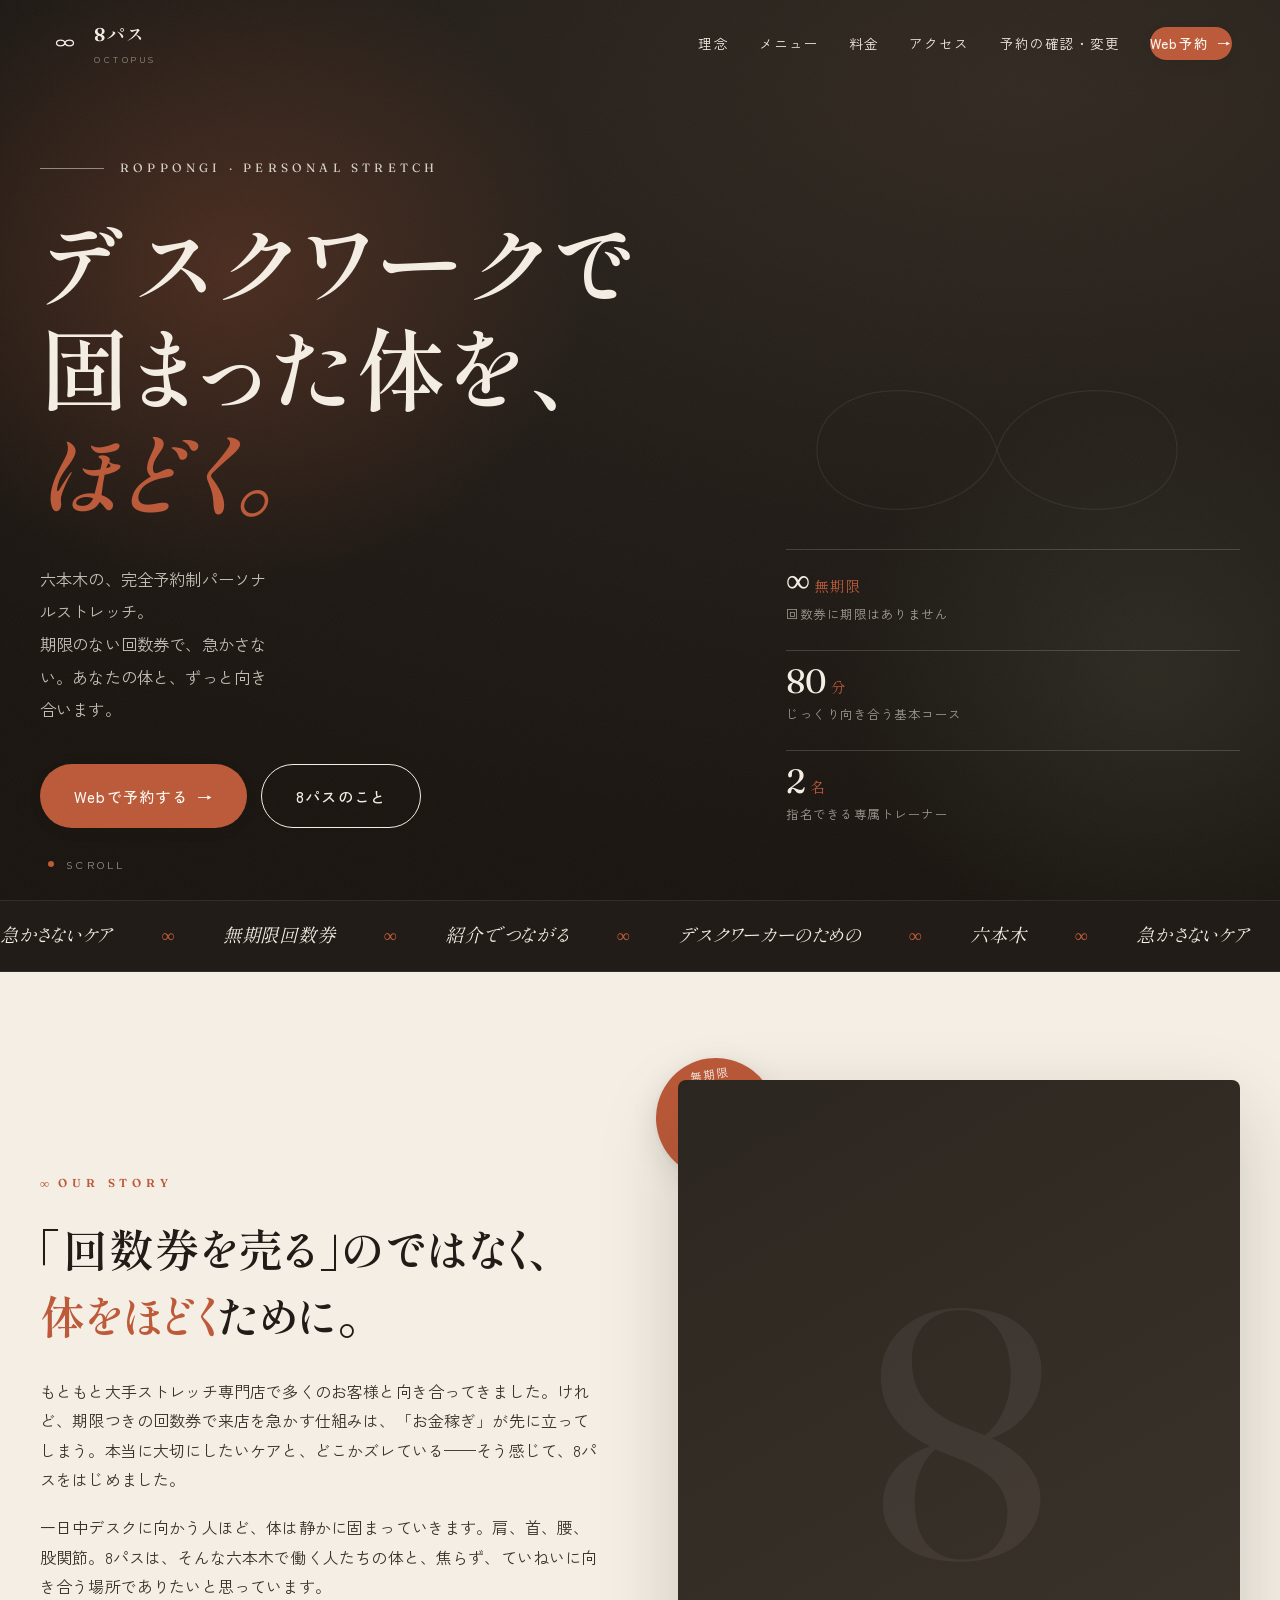
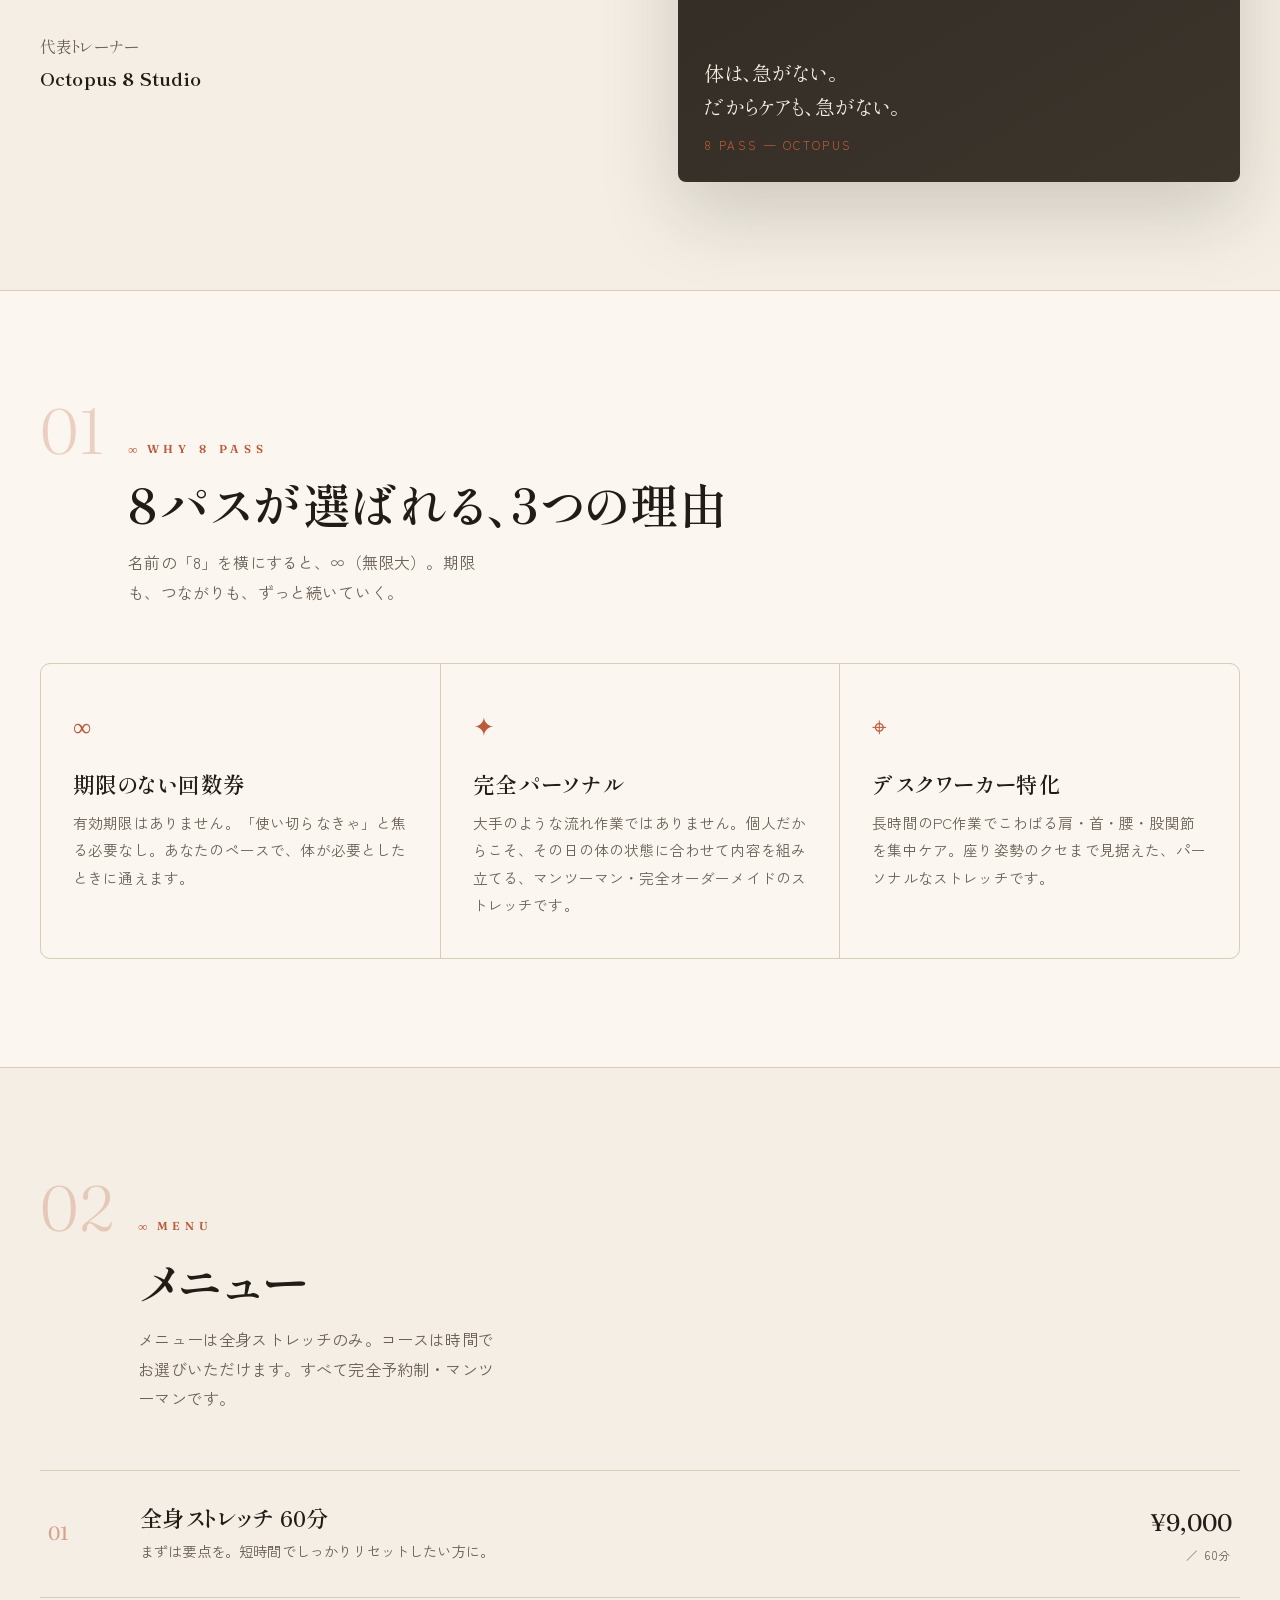
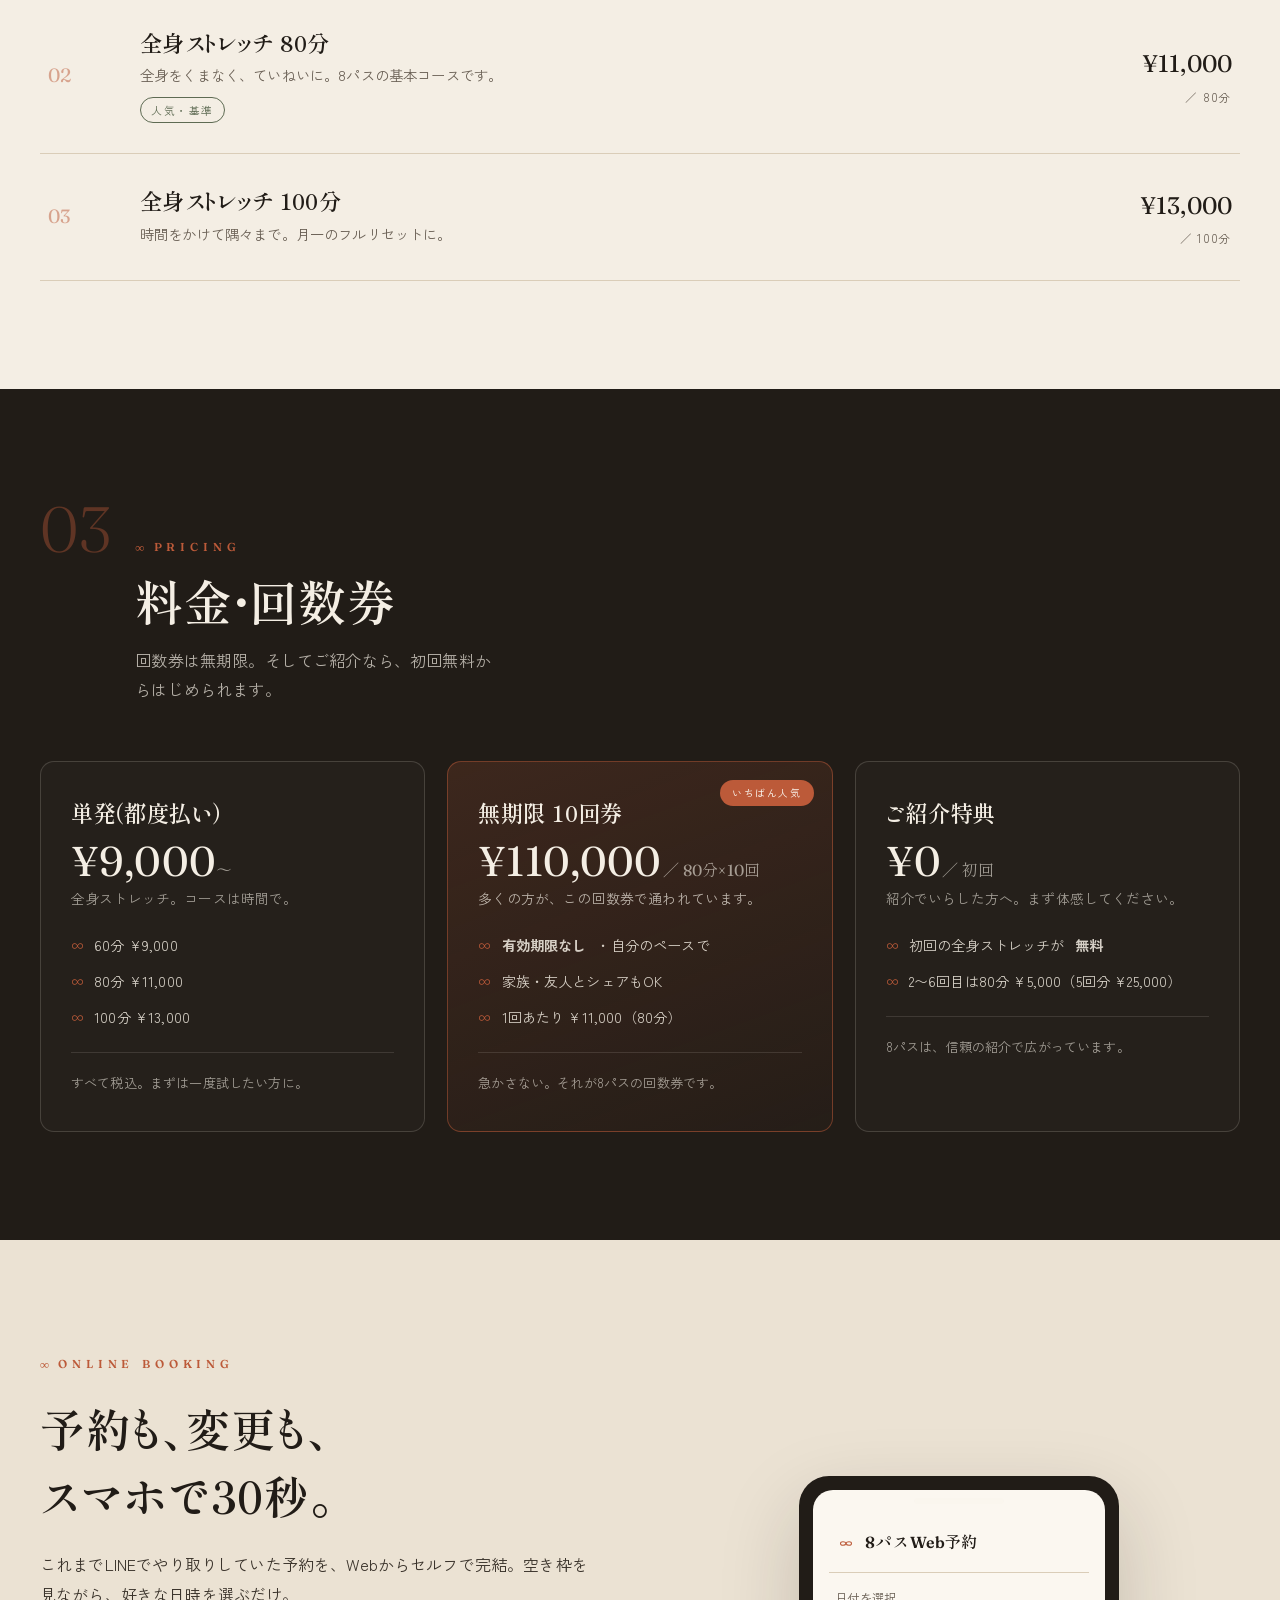
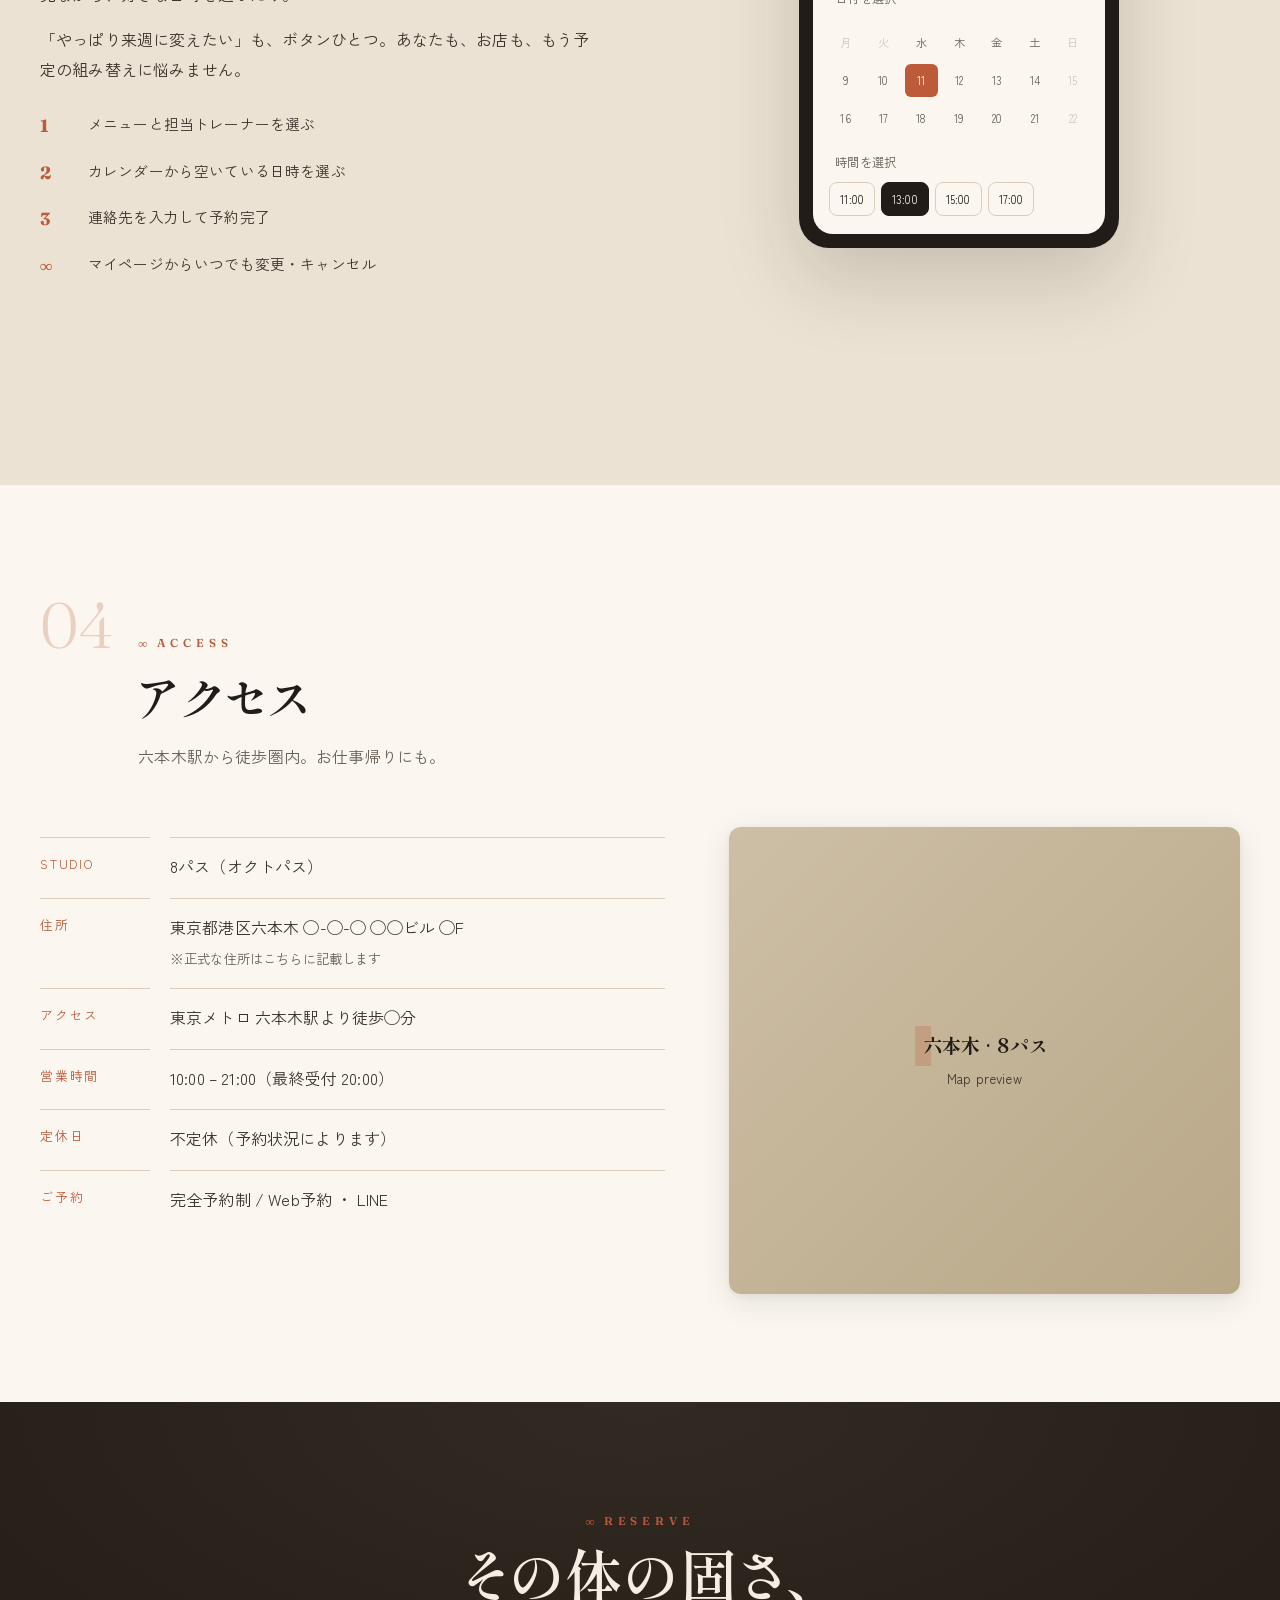
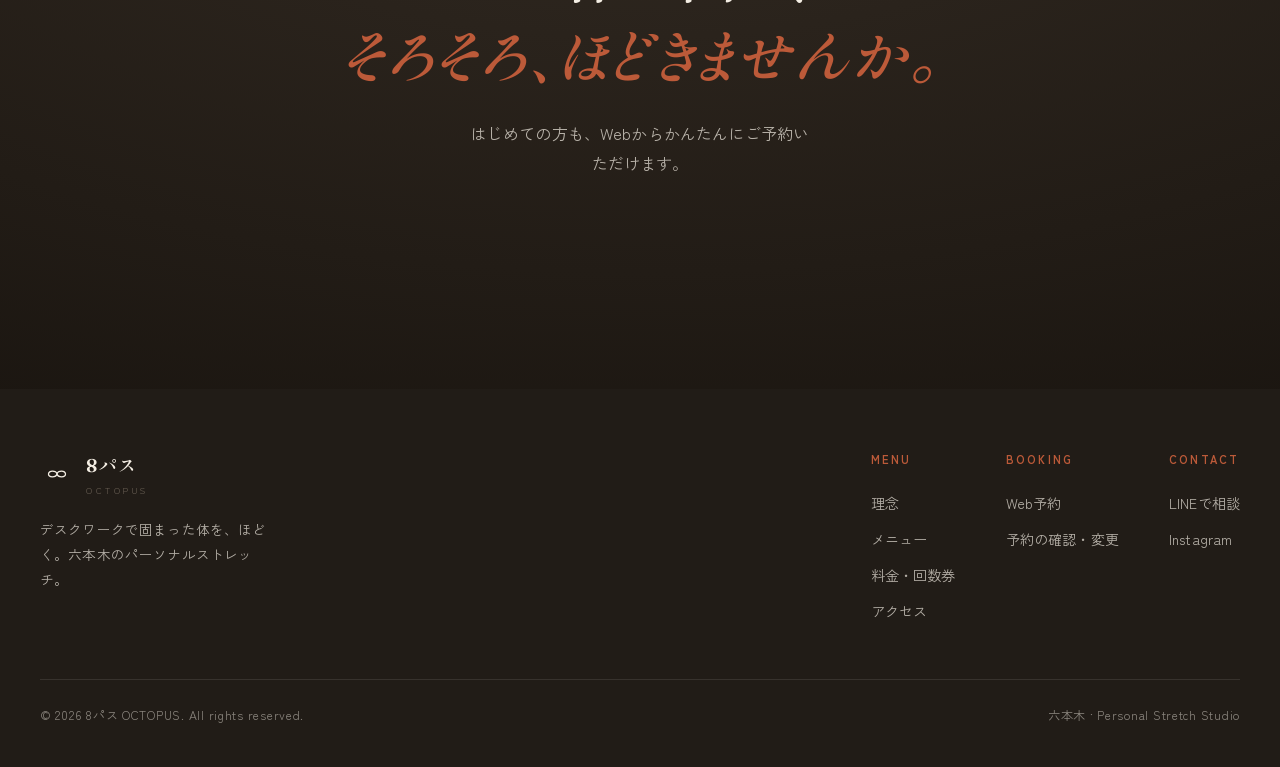
<file: index.html>
<!DOCTYPE html>
<html lang="ja">
<head>
<meta charset="UTF-8" />
<meta name="viewport" content="width=device-width, initial-scale=1.0" />
<title>8パス OCTOPUS｜六本木のパーソナルストレッチ・ボディケア</title>
<meta name="description" content="デスクワークで固まった体を、ほどく。六本木の完全予約制パーソナルストレッチ。期限のない回数券で、終わらないケアを。Webからかんたんに予約・変更できます。" />
<link rel="icon" href="data:image/svg+xml,%3Csvg xmlns='http://www.w3.org/2000/svg' viewBox='0 0 100 100'%3E%3Ctext y='.9em' font-size='90'%3E%E2%88%9E%3C/text%3E%3C/svg%3E" />
<link rel="preconnect" href="https://fonts.googleapis.com" />
<link rel="preconnect" href="https://fonts.gstatic.com" crossorigin />
<link href="https://fonts.googleapis.com/css2?family=Fraunces:ital,opsz,wght@0,9..144,300..600;1,9..144,400..500&family=Shippori+Mincho:wght@400;500;600;700;800&family=Zen+Kaku+Gothic+New:wght@300;400;500;700&display=swap" rel="stylesheet" />
<link rel="stylesheet" href="assets/css/styles.css" />
</head>
<body>

<!-- NAV -->
<header class="nav on-dark" id="nav">
  <a href="index.html" class="brand" aria-label="8パス OCTOPUS">
    <svg class="mark" viewBox="0 0 64 32" fill="none" aria-hidden="true">
      <path d="M16 16c0-7 14-7 16 0s16 7 16 0-14-7-16 0-16 7-16 0Z" stroke="currentColor" stroke-width="2.4" stroke-linecap="round"/>
    </svg>
    <span class="name">8パス<small>OCTOPUS</small></span>
  </a>
  <nav class="nav-links" id="navLinks">
    <a href="#story">理念</a>
    <a href="#menu">メニュー</a>
    <a href="#price">料金</a>
    <a href="#access">アクセス</a>
    <a href="manage.html">予約の確認・変更</a>
    <a href="reserve.html" class="btn">Web予約 <span class="arr">→</span></a>
  </nav>
  <button class="nav-toggle" id="navToggle" aria-label="メニュー"><span></span><span></span><span></span></button>
</header>

<!-- HERO -->
<section class="hero">
  <svg class="hero-infinity" viewBox="0 0 600 300" aria-hidden="true">
    <path d="M150 150c0-66 130-66 150 0s150 66 150 0-130-66-150 0-150 66-150 0Z"/>
  </svg>
  <div class="wrap">
    <div class="hero-grid">
      <div class="hero-main">
        <div class="hero-kicker"><span class="line"></span><span>Roppongi · Personal Stretch</span></div>
        <h1>
          <span class="reveal-line"><span>デスクワークで</span></span>
          <span class="reveal-line"><span>固まった体を、</span></span>
          <span class="reveal-line"><span><span class="em">ほどく。</span></span></span>
        </h1>
        <p class="hero-lead">六本木の、完全予約制パーソナルストレッチ。<br>期限のない回数券で、急かさない。あなたの体と、ずっと向き合います。</p>
        <div class="hero-cta">
          <a href="reserve.html" class="btn lg">Webで予約する <span class="arr">→</span></a>
          <a href="#story" class="btn ghost lg">8パスのこと</a>
        </div>
      </div>
      <aside class="hero-aside">
        <div class="hero-stats">
          <div class="hero-stat"><b>∞<span class="unit">無期限</span></b><span>回数券に期限はありません</span></div>
          <div class="hero-stat"><b>80<span class="unit">分</span></b><span>じっくり向き合う基本コース</span></div>
          <div class="hero-stat"><b>2<span class="unit">名</span></b><span>指名できる専属トレーナー</span></div>
        </div>
      </aside>
    </div>
  </div>
  <div class="hero-scroll"><span class="dot"></span>SCROLL</div>
</section>

<!-- MARQUEE -->
<div class="marquee" aria-hidden="true">
  <div class="marquee-track">
    <span>急かさないケア</span><span>無期限回数券</span><span>紹介でつながる</span><span>デスクワーカーのための</span><span>六本木</span>
    <span>急かさないケア</span><span>無期限回数券</span><span>紹介でつながる</span><span>デスクワーカーのための</span><span>六本木</span>
  </div>
</div>

<!-- STORY -->
<section class="story section-pad" id="story">
  <div class="wrap">
    <div class="story-grid">
      <div class="story-copy" data-reveal>
        <span class="eyebrow">Our Story</span>
        <h2>「回数券を売る」のではなく、<br><span class="hl">体をほどく</span>ために。</h2>
        <p>もともと大手ストレッチ専門店で多くのお客様と向き合ってきました。けれど、期限つきの回数券で来店を急かす仕組みは、「お金稼ぎ」が先に立ってしまう。本当に大切にしたいケアと、どこかズレている——そう感じて、8パスをはじめました。</p>
        <p>一日中デスクに向かう人ほど、体は静かに固まっていきます。肩、首、腰、股関節。8パスは、そんな六本木で働く人たちの体と、焦らず、ていねいに向き合う場所でありたいと思っています。</p>
        <div class="story-sign">代表トレーナー<br><b>Octopus 8 Studio</b></div>
      </div>
      <div class="story-visual" data-reveal data-d="2">
        <div class="story-badge">無期限<b>∞</b>回数券</div>
        <div class="story-card">
          <div class="big8">8</div>
          <div class="story-quote">体は、急がない。<br>だからケアも、急がない。<small>8 PASS — OCTOPUS</small></div>
        </div>
      </div>
    </div>
  </div>
</section>

<!-- WHY -->
<section class="why section-pad">
  <div class="wrap">
    <div class="section-head">
      <span class="section-num">01</span>
      <div class="titles" data-reveal>
        <span class="eyebrow">Why 8 Pass</span>
        <h2 class="mincho">8パスが選ばれる、3つの理由</h2>
        <p>名前の「8」を横にすると、∞（無限大）。期限も、つながりも、ずっと続いていく。</p>
      </div>
    </div>
    <div class="why-grid">
      <article class="why-card" data-reveal data-d="1">
        <div class="ic">∞</div>
        <h3>期限のない回数券</h3>
        <p>有効期限はありません。「使い切らなきゃ」と焦る必要なし。あなたのペースで、体が必要としたときに通えます。</p>
      </article>
      <article class="why-card" data-reveal data-d="2">
        <div class="ic">✦</div>
        <h3>完全パーソナル</h3>
        <p>大手のような流れ作業ではありません。個人だからこそ、その日の体の状態に合わせて内容を組み立てる、マンツーマン・完全オーダーメイドのストレッチです。</p>
      </article>
      <article class="why-card" data-reveal data-d="3">
        <div class="ic">⌖</div>
        <h3>デスクワーカー特化</h3>
        <p>長時間のPC作業でこわばる肩・首・腰・股関節を集中ケア。座り姿勢のクセまで見据えた、パーソナルなストレッチです。</p>
      </article>
    </div>
  </div>
</section>

<!-- MENU -->
<section class="services section-pad" id="menu">
  <div class="wrap">
    <div class="section-head">
      <span class="section-num">02</span>
      <div class="titles" data-reveal>
        <span class="eyebrow">Menu</span>
        <h2 class="mincho">メニュー</h2>
        <p>メニューは全身ストレッチのみ。コースは時間でお選びいただけます。すべて完全予約制・マンツーマンです。</p>
      </div>
    </div>
    <div class="menu-list">
      <div class="menu-row" data-reveal>
        <span class="no">01</span>
        <div class="info"><h3>全身ストレッチ 60分</h3><p>まずは要点を。短時間でしっかりリセットしたい方に。</p></div>
        <div class="price">¥9,000<small>／ 60分</small></div>
      </div>
      <div class="menu-row" data-reveal>
        <span class="no">02</span>
        <div class="info"><h3>全身ストレッチ 80分</h3><p>全身をくまなく、ていねいに。8パスの基本コースです。<span class="tag">人気・基準</span></p></div>
        <div class="price">¥11,000<small>／ 80分</small></div>
      </div>
      <div class="menu-row" data-reveal>
        <span class="no">03</span>
        <div class="info"><h3>全身ストレッチ 100分</h3><p>時間をかけて隅々まで。月一のフルリセットに。</p></div>
        <div class="price">¥13,000<small>／ 100分</small></div>
      </div>
    </div>
  </div>
</section>

<!-- PRICING / TICKET -->
<section class="pricing section-pad" id="price">
  <div class="wrap">
    <div class="section-head">
      <span class="section-num" style="opacity:.4">03</span>
      <div class="titles" data-reveal>
        <span class="eyebrow">Pricing</span>
        <h2 class="mincho">料金・回数券</h2>
        <p>回数券は無期限。そしてご紹介なら、初回無料からはじめられます。</p>
      </div>
    </div>
    <div class="price-grid">
      <article class="price-card" data-reveal data-d="1">
        <h3>単発（都度払い）</h3>
        <div class="amt">¥9,000<small>〜</small></div>
        <p style="color:rgba(244,238,228,.6);font-size:.86rem;">全身ストレッチ。コースは時間で。</p>
        <ul class="feats"><li>60分 ¥9,000</li><li>80分 ¥11,000</li><li>100分 ¥13,000</li></ul>
        <div class="note">すべて税込。まずは一度試したい方に。</div>
      </article>
      <article class="price-card feature" data-reveal data-d="2">
        <span class="pill">いちばん人気</span>
        <h3>無期限 10回券</h3>
        <div class="amt">¥110,000<small>／ 80分×10回</small></div>
        <p style="color:rgba(244,238,228,.7);font-size:.86rem;">多くの方が、この回数券で通われています。</p>
        <ul class="feats"><li><b>有効期限なし</b>・自分のペースで</li><li>家族・友人とシェアもOK</li><li>1回あたり ¥11,000（80分）</li></ul>
        <div class="note">急かさない。それが8パスの回数券です。</div>
      </article>
      <article class="price-card" data-reveal data-d="3">
        <h3>ご紹介特典</h3>
        <div class="amt">¥0<small>／ 初回</small></div>
        <p style="color:rgba(244,238,228,.6);font-size:.86rem;">紹介でいらした方へ。まず体感してください。</p>
        <ul class="feats"><li>初回の全身ストレッチが<b>無料</b></li><li>2〜6回目は80分 ¥5,000（5回分 ¥25,000）</li></ul>
        <div class="note">8パスは、信頼の紹介で広がっています。</div>
      </article>
    </div>
  </div>
</section>

<!-- WEB RESERVATION PITCH -->
<section class="webres section-pad">
  <div class="wrap">
    <div class="webres-grid">
      <div data-reveal>
        <span class="eyebrow">Online Booking</span>
        <h2>予約も、変更も、<br>スマホで30秒。</h2>
        <p>これまでLINEでやり取りしていた予約を、Webからセルフで完結。空き枠を見ながら、好きな日時を選ぶだけ。</p>
        <p>「やっぱり来週に変えたい」も、ボタンひとつ。あなたも、お店も、もう予定の組み替えに悩みません。</p>
        <div class="steps">
          <div class="step"><b>1</b><span>メニューと担当トレーナーを選ぶ</span></div>
          <div class="step"><b>2</b><span>カレンダーから空いている日時を選ぶ</span></div>
          <div class="step"><b>3</b><span>連絡先を入力して予約完了</span></div>
          <div class="step"><b>∞</b><span>マイページからいつでも変更・キャンセル</span></div>
        </div>
        <div class="hero-cta" style="margin-top:30px">
          <a href="reserve.html" class="btn lg">予約してみる <span class="arr">→</span></a>
          <a href="manage.html" class="btn ghost lg">予約を変更する</a>
        </div>
      </div>
      <div data-reveal data-d="2">
        <div class="phone-mock">
          <div class="phone-screen">
            <div class="pm-head"><svg class="mark" width="22" viewBox="0 0 64 32"><path d="M16 16c0-7 14-7 16 0s16 7 16 0-14-7-16 0-16 7-16 0Z" stroke="#BC5A39" stroke-width="3" fill="none" stroke-linecap="round"/></svg> 8パス Web予約</div>
            <p style="font-size:.78rem;color:var(--ink-soft);margin:14px 6px 4px">日付を選択</p>
            <div class="pm-cal">
              <i class="dim">月</i><i class="dim">火</i><i>水</i><i>木</i><i>金</i><i>土</i><i class="dim">日</i>
              <i>9</i><i>10</i><i class="on">11</i><i>12</i><i>13</i><i>14</i><i class="dim">15</i>
              <i>16</i><i>17</i><i>18</i><i>19</i><i>20</i><i>21</i><i class="dim">22</i>
            </div>
            <p style="font-size:.78rem;color:var(--ink-soft);margin:8px 6px 8px">時間を選択</p>
            <div class="pm-slots"><em>11:00</em><em class="on">13:00</em><em>15:00</em><em>17:00</em></div>
          </div>
        </div>
      </div>
    </div>
  </div>
</section>

<!-- ACCESS -->
<section class="access section-pad" id="access">
  <div class="wrap">
    <div class="section-head">
      <span class="section-num">04</span>
      <div class="titles" data-reveal>
        <span class="eyebrow">Access</span>
        <h2 class="mincho">アクセス</h2>
        <p>六本木駅から徒歩圏内。お仕事帰りにも。</p>
      </div>
    </div>
    <div class="access-grid">
      <div class="access-info" data-reveal>
        <dl>
          <dt>STUDIO</dt><dd>8パス（オクトパス）</dd>
          <dt>住所</dt><dd>東京都港区六本木 ◯-◯-◯ ◯◯ビル ◯F<br><small style="color:var(--ink-soft)">※正式な住所はこちらに記載します</small></dd>
          <dt>アクセス</dt><dd>東京メトロ 六本木駅より徒歩◯分</dd>
          <dt>営業時間</dt><dd>10:00 – 21:00（最終受付 20:00）</dd>
          <dt>定休日</dt><dd>不定休（予約状況によります）</dd>
          <dt>ご予約</dt><dd>完全予約制 / Web予約 ・ LINE</dd>
        </dl>
        <div class="hero-cta" style="margin-top:28px">
          <a href="reserve.html" class="btn">Web予約へ <span class="arr">→</span></a>
        </div>
      </div>
      <div class="access-map" data-reveal data-d="2" aria-label="地図（イメージ）">
        <div class="pin"><span class="dot"></span><b class="mincho" style="font-size:1.2rem">六本木 · 8パス</b><br><small style="color:var(--ink-2)">Map preview</small></div>
      </div>
    </div>
  </div>
</section>

<!-- FINAL CTA -->
<section class="cta-final section-pad">
  <div class="wrap" data-reveal>
    <span class="eyebrow" style="justify-content:center;display:flex">Reserve</span>
    <h2>その体の固さ、<br><span class="em">そろそろ、ほどきませんか。</span></h2>
    <p>はじめての方も、Webからかんたんにご予約いただけます。</p>
    <div class="hero-cta" style="justify-content:center">
      <a href="reserve.html" class="btn lg">Webで予約する <span class="arr">→</span></a>
      <a href="manage.html" class="btn ghost lg" style="color:var(--cream)">予約の確認・変更</a>
    </div>
  </div>
</section>

<!-- FOOTER -->
<footer class="footer">
  <div class="wrap">
    <div class="footer-grid">
      <div>
        <a href="index.html" class="brand">
          <svg class="mark" viewBox="0 0 64 32" fill="none"><path d="M16 16c0-7 14-7 16 0s16 7 16 0-14-7-16 0-16 7-16 0Z" stroke="currentColor" stroke-width="2.4" stroke-linecap="round"/></svg>
          <span class="name">8パス<small>OCTOPUS</small></span>
        </a>
        <p style="margin-top:18px;max-width:30ch;font-size:.85rem;">デスクワークで固まった体を、ほどく。六本木のパーソナルストレッチ。</p>
      </div>
      <div class="footer-links">
        <div class="footer-col">
          <h4>Menu</h4>
          <a href="#story">理念</a>
          <a href="#menu">メニュー</a>
          <a href="#price">料金・回数券</a>
          <a href="#access">アクセス</a>
        </div>
        <div class="footer-col">
          <h4>Booking</h4>
          <a href="reserve.html">Web予約</a>
          <a href="manage.html">予約の確認・変更</a>
        </div>
        <div class="footer-col">
          <h4>Contact</h4>
          <a href="#">LINEで相談</a>
          <a href="#">Instagram</a>
        </div>
      </div>
    </div>
    <div class="footer-bottom">
      <span>© 2026 8パス OCTOPUS. All rights reserved.</span>
      <span>六本木 · Personal Stretch Studio</span>
    </div>
  </div>
</footer>

<script src="assets/js/main.js"></script>
</body>
</html>
</file>
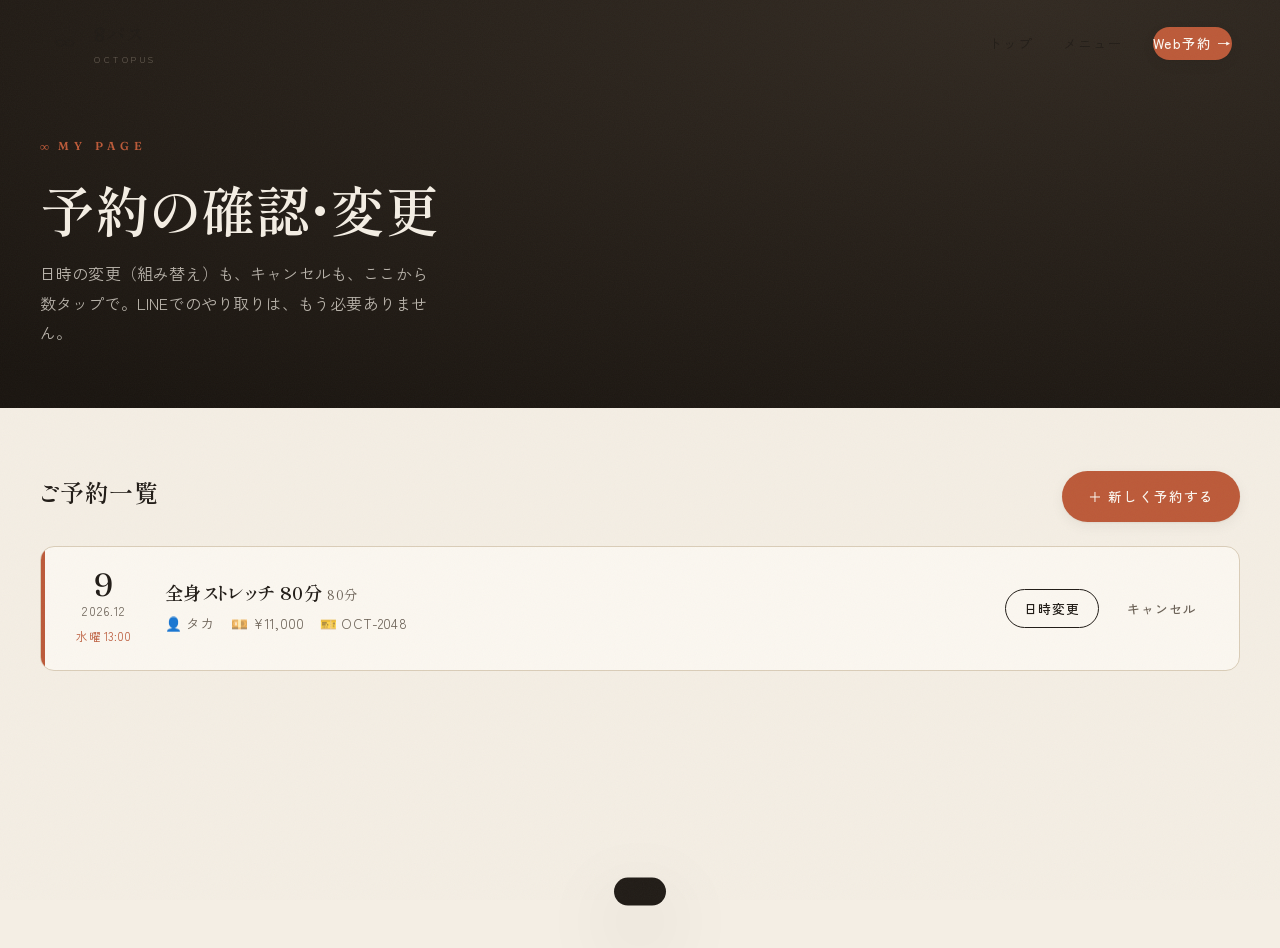
<file: manage.html>
<!DOCTYPE html>
<html lang="ja">
<head>
<meta charset="UTF-8" />
<meta name="viewport" content="width=device-width, initial-scale=1.0" />
<title>予約の確認・変更｜8パス OCTOPUS</title>
<meta name="description" content="8パスのマイページ。予約の確認・日時の変更（組み替え）・キャンセルがWebで完結します。" />
<link rel="icon" href="data:image/svg+xml,%3Csvg xmlns='http://www.w3.org/2000/svg' viewBox='0 0 100 100'%3E%3Ctext y='.9em' font-size='90'%3E%E2%88%9E%3C/text%3E%3C/svg%3E" />
<link rel="preconnect" href="https://fonts.googleapis.com" />
<link rel="preconnect" href="https://fonts.gstatic.com" crossorigin />
<link href="https://fonts.googleapis.com/css2?family=Fraunces:ital,opsz,wght@0,9..144,300..600;1,9..144,400..500&family=Shippori+Mincho:wght@400;500;600;700;800&family=Zen+Kaku+Gothic+New:wght@300;400;500;700&display=swap" rel="stylesheet" />
<link rel="stylesheet" href="assets/css/styles.css" />
</head>
<body>

<header class="nav scrolled" id="nav">
  <a href="index.html" class="brand">
    <svg class="mark" viewBox="0 0 64 32" fill="none"><path d="M16 16c0-7 14-7 16 0s16 7 16 0-14-7-16 0-16 7-16 0Z" stroke="currentColor" stroke-width="2.4" stroke-linecap="round"/></svg>
    <span class="name">8パス<small>OCTOPUS</small></span>
  </a>
  <nav class="nav-links" id="navLinks">
    <a href="index.html">トップ</a>
    <a href="index.html#menu">メニュー</a>
    <a href="reserve.html" class="btn">Web予約 →</a>
  </nav>
  <button class="nav-toggle" id="navToggle" aria-label="メニュー"><span></span><span></span><span></span></button>
</header>

<section class="subhero">
  <div class="wrap">
    <span class="eyebrow">My Page</span>
    <h1>予約の確認・変更</h1>
    <p>日時の変更（組み替え）も、キャンセルも、ここから数タップで。LINEでのやり取りは、もう必要ありません。</p>
  </div>
</section>

<main class="app-main">
  <div class="wrap">
    <div style="display:flex;justify-content:space-between;align-items:baseline;gap:16px;flex-wrap:wrap;margin-bottom:24px">
      <h2 class="mincho" style="font-size:1.5rem">ご予約一覧</h2>
      <a href="reserve.html" class="btn">＋ 新しく予約する</a>
    </div>
    <div class="res-list" id="resList"></div>
  </div>
</main>

<!-- RESCHEDULE MODAL -->
<div class="modal-back" id="modalBack">
  <div class="modal" role="dialog" aria-modal="true">
    <h3 id="mTitle">日時を変更する</h3>
    <p class="sub" id="mSub"></p>
    <div class="cal" style="margin-bottom:18px">
      <div class="cal-head">
        <button id="mPrev" aria-label="前の月">‹</button>
        <span class="m" id="mMonth"></span>
        <button id="mNext" aria-label="次の月">›</button>
      </div>
      <div class="cal-dows"><span>日</span><span>月</span><span>火</span><span>水</span><span>木</span><span>金</span><span>土</span></div>
      <div class="cal-grid" id="mGrid"></div>
    </div>
    <div class="slots-box">
      <h3 id="mSlotTitle" style="font-size:1rem">日付を選んでください</h3>
      <div class="slots" id="mSlots" style="margin-top:12px"></div>
    </div>
    <div class="app-actions">
      <button class="btn text" id="mCancel">閉じる</button>
      <button class="btn dark" id="mSave" disabled>この日時に変更する</button>
    </div>
  </div>
</div>

<div class="toast" id="toast"></div>

<script src="assets/js/store.js"></script>
<script src="assets/js/manage.js"></script>
<script src="assets/js/main.js"></script>
</body>
</html>
</file>
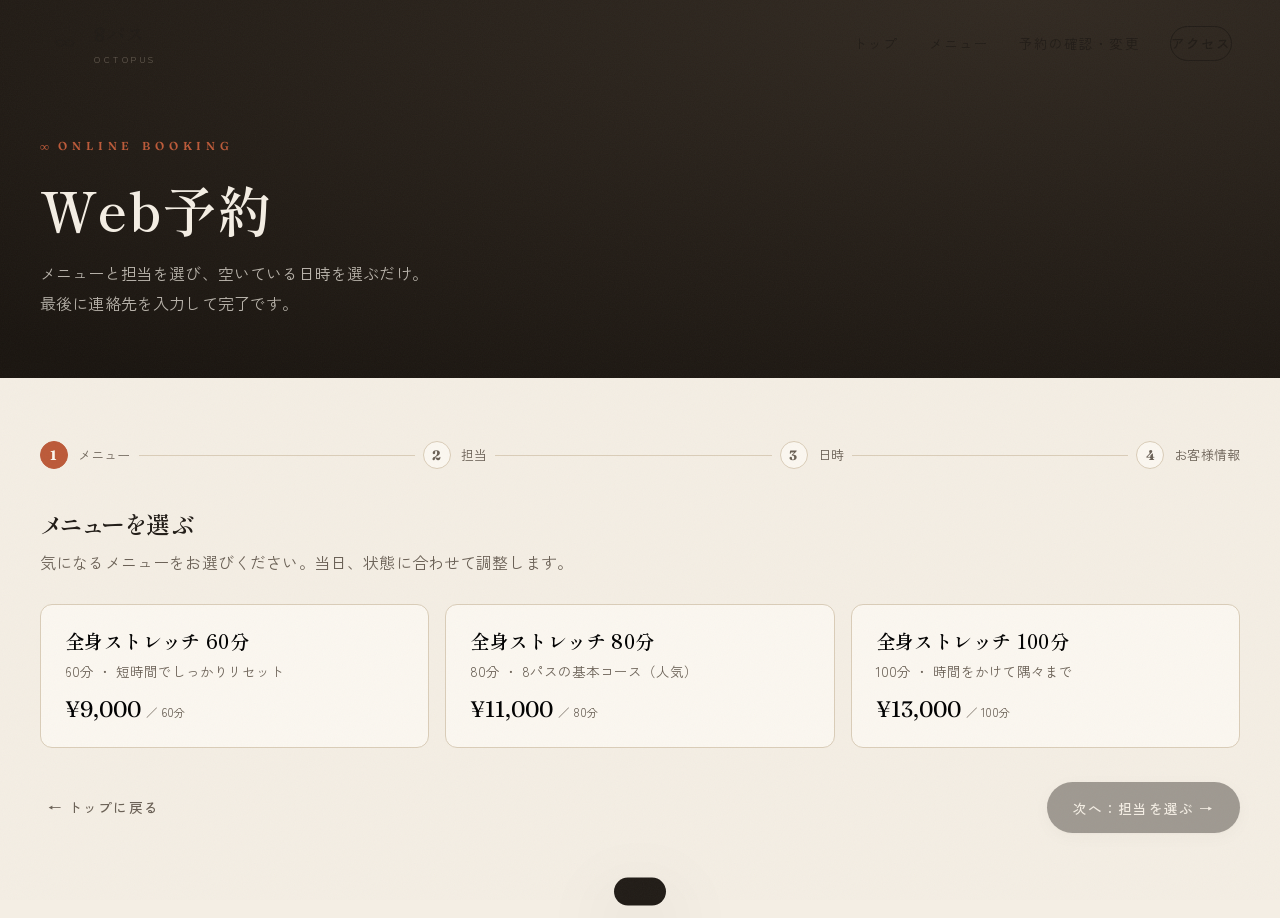
<file: reserve.html>
<!DOCTYPE html>
<html lang="ja">
<head>
<meta charset="UTF-8" />
<meta name="viewport" content="width=device-width, initial-scale=1.0" />
<title>Web予約｜8パス OCTOPUS</title>
<meta name="description" content="8パスのWeb予約。メニューと担当を選び、空いている日時を選ぶだけ。30秒で予約完了。" />
<link rel="icon" href="data:image/svg+xml,%3Csvg xmlns='http://www.w3.org/2000/svg' viewBox='0 0 100 100'%3E%3Ctext y='.9em' font-size='90'%3E%E2%88%9E%3C/text%3E%3C/svg%3E" />
<link rel="preconnect" href="https://fonts.googleapis.com" />
<link rel="preconnect" href="https://fonts.gstatic.com" crossorigin />
<link href="https://fonts.googleapis.com/css2?family=Fraunces:ital,opsz,wght@0,9..144,300..600;1,9..144,400..500&family=Shippori+Mincho:wght@400;500;600;700;800&family=Zen+Kaku+Gothic+New:wght@300;400;500;700&display=swap" rel="stylesheet" />
<link rel="stylesheet" href="assets/css/styles.css" />
</head>
<body>

<header class="nav scrolled" id="nav">
  <a href="index.html" class="brand">
    <svg class="mark" viewBox="0 0 64 32" fill="none"><path d="M16 16c0-7 14-7 16 0s16 7 16 0-14-7-16 0-16 7-16 0Z" stroke="currentColor" stroke-width="2.4" stroke-linecap="round"/></svg>
    <span class="name">8パス<small>OCTOPUS</small></span>
  </a>
  <nav class="nav-links" id="navLinks">
    <a href="index.html">トップ</a>
    <a href="index.html#menu">メニュー</a>
    <a href="manage.html">予約の確認・変更</a>
    <a href="index.html#access" class="btn ghost">アクセス</a>
  </nav>
  <button class="nav-toggle" id="navToggle" aria-label="メニュー"><span></span><span></span><span></span></button>
</header>

<section class="subhero">
  <div class="wrap">
    <span class="eyebrow">Online Booking</span>
    <h1>Web予約</h1>
    <p>メニューと担当を選び、空いている日時を選ぶだけ。最後に連絡先を入力して完了です。</p>
  </div>
</section>

<main class="app-main">
  <div class="wrap">

    <div class="steps-bar" id="stepsBar">
      <div class="s" data-step="1"><b>1</b>メニュー</div><span class="sep"></span>
      <div class="s" data-step="2"><b>2</b>担当</div><span class="sep"></span>
      <div class="s" data-step="3"><b>3</b>日時</div><span class="sep"></span>
      <div class="s" data-step="4"><b>4</b>お客様情報</div>
    </div>

    <!-- STEP 1: menu -->
    <section class="panel" data-panel="1">
      <h2 class="mincho" style="font-size:1.5rem;margin-bottom:8px">メニューを選ぶ</h2>
      <p style="color:var(--ink-soft);margin-bottom:26px">気になるメニューをお選びください。当日、状態に合わせて調整します。</p>
      <div class="opt-grid" id="menuGrid"></div>
      <div class="app-actions">
        <a href="index.html" class="btn text">← トップに戻る</a>
        <button class="btn dark" id="next1" disabled>次へ：担当を選ぶ →</button>
      </div>
    </section>

    <!-- STEP 2: staff -->
    <section class="panel" data-panel="2">
      <h2 class="mincho" style="font-size:1.5rem;margin-bottom:8px">担当トレーナーを選ぶ</h2>
      <p style="color:var(--ink-soft);margin-bottom:26px">指名なしでもOK。空いているトレーナーがご対応します。</p>
      <div class="opt-grid" id="staffGrid"></div>
      <div class="app-actions">
        <button class="btn text" data-back="1">← メニューに戻る</button>
        <button class="btn dark" id="next2" disabled>次へ：日時を選ぶ →</button>
      </div>
    </section>

    <!-- STEP 3: date & time -->
    <section class="panel" data-panel="3">
      <h2 class="mincho" style="font-size:1.5rem;margin-bottom:8px">日時を選ぶ</h2>
      <p style="color:var(--ink-soft);margin-bottom:26px">カレンダーから日付を選ぶと、空き時間が表示されます。</p>
      <div class="cal-wrap">
        <div class="cal">
          <div class="cal-head">
            <button id="prevM" aria-label="前の月">‹</button>
            <span class="m" id="calMonth"></span>
            <button id="nextM" aria-label="次の月">›</button>
          </div>
          <div class="cal-dows"><span>日</span><span>月</span><span>火</span><span>水</span><span>木</span><span>金</span><span>土</span></div>
          <div class="cal-grid" id="calGrid"></div>
        </div>
        <div class="slots-box">
          <h3 id="slotTitle">日付を選んでください</h3>
          <p class="hint" id="slotHint">10:00〜20:00 / 完全予約制</p>
          <div class="slots" id="slots"></div>
        </div>
      </div>
      <div class="app-actions">
        <button class="btn text" data-back="2">← 担当に戻る</button>
        <button class="btn dark" id="next3" disabled>次へ：お客様情報 →</button>
      </div>
    </section>

    <!-- STEP 4: details -->
    <section class="panel" data-panel="4">
      <div class="cal-wrap">
        <div>
          <h2 class="mincho" style="font-size:1.5rem;margin-bottom:8px">お客様情報</h2>
          <p style="color:var(--ink-soft);margin-bottom:26px">ご予約の確認のためにご入力ください。</p>
          <form id="custForm">
            <div class="field"><label>お名前 <span class="req">*</span></label><input name="name" required placeholder="森本 敦" /></div>
            <div class="field"><div class="row2">
              <div><label>電話番号 <span class="req">*</span></label><input name="tel" required inputmode="tel" placeholder="090-1234-5678" /></div>
              <div><label>メールアドレス</label><input name="email" type="email" placeholder="you@example.com" /></div>
            </div></div>
            <div class="field"><label>紹介者のお名前（任意）</label><input name="referrer" placeholder="ご紹介者がいれば割引対象に" /></div>
            <div class="field"><label>ご要望・気になる部位（任意）</label><textarea name="note" rows="3" placeholder="最近、肩と腰が特に…"></textarea></div>
          </form>
        </div>
        <aside>
          <div class="summary">
            <h3>ご予約内容</h3>
            <dl id="sumList"></dl>
            <div class="total"><span>お支払い目安</span><b id="sumTotal">¥0</b></div>
          </div>
        </aside>
      </div>
      <div class="app-actions">
        <button class="btn text" data-back="3">← 日時に戻る</button>
        <button class="btn lg" id="confirmBtn">この内容で予約する ∞</button>
      </div>
    </section>

    <!-- DONE -->
    <section class="panel" data-panel="5">
      <div class="done-card">
        <div class="check">✓</div>
        <h2>ご予約ありがとうございます</h2>
        <p style="color:var(--ink-soft)">確認のご連絡を担当よりお送りします。当日お会いできるのを楽しみにしています。</p>
        <div class="code" id="doneCode">OCT-0000</div>
        <div class="recap"><dl id="doneRecap"></dl></div>
        <div class="hero-cta" style="justify-content:center">
          <a href="manage.html" class="btn">予約を確認・変更する →</a>
          <a href="index.html" class="btn ghost" style="color:var(--ink)">トップへ戻る</a>
        </div>
      </div>
    </section>

  </div>
</main>

<div class="toast" id="toast"></div>

<script src="assets/js/store.js"></script>
<script src="assets/js/booking.js"></script>
<script src="assets/js/main.js"></script>
</body>
</html>
</file>
<file: assets/css/styles.css>
/* =========================================================
   8パス (OCTOPUS) — 六本木のパーソナルストレッチ・ボディケア
   Aesthetic: Calm Atelier — warm cream base, deep warm-ink hero,
   clay accent, editorial Mincho typography, the ∞/8 motif.
   ========================================================= */

:root {
  --cream:    #F4EEE4;
  --cream-2:  #EBE2D3;
  --paper:    #FBF7F0;
  --ink:      #211C17;
  --ink-2:    #3A332B;
  --ink-soft: #6A6055;
  --clay:     #BC5A39;
  --clay-2:   #A24A2E;
  --moss:     #5E6B53;
  --sand:     #D9C9AE;
  --line:     #DACDB8;

  --shadow-sm: 0 1px 2px rgba(33,28,23,.05), 0 4px 14px rgba(33,28,23,.06);
  --shadow-md: 0 8px 30px rgba(33,28,23,.10), 0 2px 6px rgba(33,28,23,.06);
  --shadow-lg: 0 30px 80px rgba(33,28,23,.18);

  --maxw: 1200px;
  --ease: cubic-bezier(.22,.61,.36,1);

  --f-display: "Fraunces", "Shippori Mincho", serif;
  --f-mincho:  "Shippori Mincho", "Hiragino Mincho ProN", serif;
  --f-body:    "Zen Kaku Gothic New", "Hiragino Sans", "Yu Gothic", sans-serif;
}

/* ---------- reset ---------- */
*, *::before, *::after { box-sizing: border-box; margin: 0; padding: 0; }
html { scroll-behavior: smooth; -webkit-text-size-adjust: 100%; }
body {
  font-family: var(--f-body);
  color: var(--ink);
  background: var(--cream);
  line-height: 1.85;
  font-weight: 400;
  letter-spacing: .01em;
  overflow-x: hidden;
  font-feature-settings: "palt" 1;
}
img { max-width: 100%; display: block; }
a { color: inherit; text-decoration: none; }
button { font-family: inherit; cursor: pointer; border: none; background: none; }
ul { list-style: none; }

/* grain overlay */
body::after {
  content: "";
  position: fixed; inset: 0; z-index: 9999; pointer-events: none;
  opacity: .035;
  background-image: url("data:image/svg+xml,%3Csvg xmlns='http://www.w3.org/2000/svg' width='160' height='160'%3E%3Cfilter id='n'%3E%3CfeTurbulence type='fractalNoise' baseFrequency='.85' numOctaves='3' stitchTiles='stitch'/%3E%3C/filter%3E%3Crect width='100%25' height='100%25' filter='url(%23n)'/%3E%3C/svg%3E");
}

/* ---------- layout helpers ---------- */
.wrap { width: min(100% - 48px, var(--maxw)); margin-inline: auto; }
.eyebrow {
  font-family: var(--f-display);
  font-size: .72rem; letter-spacing: .42em; text-transform: uppercase;
  color: var(--clay); font-weight: 600;
  display: inline-flex; align-items: center; gap: .8em;
}
.eyebrow::before { content: "∞"; font-size: 1.1em; letter-spacing: 0; }
.section-num {
  font-family: var(--f-display); font-weight: 300;
  font-size: clamp(2.2rem, 6vw, 4rem); color: var(--clay); opacity: .25;
  line-height: 1; font-variant-numeric: tabular-nums;
}

h1, h2, h3 { font-weight: 600; line-height: 1.28; letter-spacing: .02em; }
.mincho { font-family: var(--f-mincho); }

/* ---------- nav ---------- */
.nav {
  position: fixed; top: 0; left: 0; right: 0; z-index: 100;
  display: flex; align-items: center; justify-content: space-between;
  padding: 18px clamp(20px, 4vw, 48px);
  transition: background .4s var(--ease), box-shadow .4s var(--ease), padding .4s var(--ease);
}
.nav.scrolled {
  background: rgba(244,238,228,.82);
  backdrop-filter: blur(14px) saturate(1.2);
  box-shadow: 0 1px 0 var(--line);
  padding-block: 12px;
}
.brand { display: flex; align-items: center; gap: 12px; font-family: var(--f-display); font-weight: 600; }
.brand .mark { width: 34px; height: 34px; flex: none; }
.brand .name { font-size: 1.15rem; letter-spacing: .06em; }
.brand .name small { display:block; font-family: var(--f-body); font-weight:400; font-size:.55rem; letter-spacing:.4em; color: var(--ink-soft); }
.nav.on-dark { color: var(--cream); }
.nav.on-dark .brand .name small { color: rgba(244,238,228,.6); }
.nav-links { display: flex; align-items: center; gap: 30px; }
.nav-links a { font-size: .85rem; letter-spacing: .08em; position: relative; padding: 4px 0; transition: color .25s; }
.nav-links a:not(.btn)::after {
  content: ""; position: absolute; left: 0; bottom: 0; height: 1px; width: 0;
  background: currentColor; transition: width .35s var(--ease);
}
.nav-links a:not(.btn):hover::after { width: 100%; }

.btn {
  display: inline-flex; align-items: center; gap: .6em;
  padding: 13px 26px; border-radius: 999px;
  font-size: .85rem; letter-spacing: .08em; font-weight: 500;
  background: var(--clay); color: var(--paper);
  transition: transform .3s var(--ease), box-shadow .3s var(--ease), background .3s;
  box-shadow: var(--shadow-sm);
}
.btn:hover { background: var(--clay-2); transform: translateY(-2px); box-shadow: var(--shadow-md); }
.btn .arr { transition: transform .3s var(--ease); }
.btn:hover .arr { transform: translateX(4px); }
.btn.ghost { background: transparent; color: inherit; border: 1px solid currentColor; box-shadow: none; }
.btn.ghost:hover { background: var(--ink); color: var(--cream); border-color: var(--ink); }
.btn.lg { padding: 17px 34px; font-size: .95rem; }

.nav-toggle { display: none; }

/* ---------- hero ---------- */
.hero {
  position: relative; min-height: 100svh; display: flex; align-items: flex-end;
  background: radial-gradient(120% 90% at 80% 10%, #322a22 0%, #211c17 55%, #1a1510 100%);
  color: var(--cream); overflow: hidden; padding-bottom: clamp(40px, 8vh, 90px);
}
.hero::before { /* mesh glow */
  content: ""; position: absolute; inset: 0;
  background:
    radial-gradient(40% 50% at 18% 30%, rgba(188,90,57,.28), transparent 70%),
    radial-gradient(35% 45% at 90% 75%, rgba(94,107,83,.22), transparent 70%);
  pointer-events: none;
}
.hero .wrap { position: relative; z-index: 3; width: min(100% - 48px, var(--maxw)); }
.hero-grid { display: grid; grid-template-columns: 1.4fr .9fr; gap: 40px; align-items: end; }

.hero-kicker { display: flex; align-items: center; gap: 16px; margin-bottom: 28px; opacity: 0; }
.hero-kicker .line { height: 1px; width: 64px; background: rgba(244,238,228,.5); }
.hero-kicker span { font-family: var(--f-display); letter-spacing: .35em; font-size: .75rem; text-transform: uppercase; color: rgba(244,238,228,.85); }

.hero h1 {
  font-family: var(--f-mincho); font-weight: 600;
  font-size: clamp(2.6rem, 7vw, 5.6rem); line-height: 1.18; letter-spacing: .04em;
}
.hero h1 .em { color: var(--clay); font-style: italic; font-family: var(--f-display); }
.hero h1 .reveal-line { display: block; overflow: hidden; }
.hero h1 .reveal-line > span { display: block; transform: translateY(110%); }
.hero-lead {
  margin-top: 32px; max-width: 30ch; color: rgba(244,238,228,.78);
  font-size: 1.02rem; line-height: 2; opacity: 0;
}
.hero-cta { margin-top: 38px; display: flex; gap: 14px; flex-wrap: wrap; opacity: 0; }
.hero-cta .btn.ghost { color: var(--cream); }

.hero-aside { opacity: 0; }
.hero-stats { display: grid; gap: 22px; }
.hero-stat { border-top: 1px solid rgba(244,238,228,.18); padding-top: 14px; }
.hero-stat b { font-family: var(--f-display); font-weight: 400; font-size: 2.1rem; display: block; line-height: 1; }
.hero-stat b .unit { font-size: .9rem; color: var(--clay); margin-left: 4px; }
.hero-stat span { font-size: .78rem; letter-spacing: .12em; color: rgba(244,238,228,.6); }

/* big infinity motif */
.hero-infinity {
  position: absolute; right: -6%; top: 50%; transform: translateY(-50%);
  width: 60vw; max-width: 720px; opacity: .07; z-index: 1; pointer-events: none;
}
.hero-infinity path { stroke: var(--cream); fill: none; stroke-width: 1; }

.hero-scroll {
  position: absolute; left: clamp(24px,4vw,48px); bottom: 26px; z-index: 4;
  display: flex; align-items: center; gap: 12px; font-size: .68rem; letter-spacing: .3em;
  text-transform: uppercase; color: rgba(244,238,228,.6);
}
.hero-scroll .dot { width: 6px; height: 6px; border-radius: 50%; background: var(--clay); animation: pulse 1.8s infinite; }
@keyframes pulse { 0%,100%{opacity:.3} 50%{opacity:1} }

/* marquee */
.marquee {
  background: var(--ink); color: var(--cream); overflow: hidden;
  padding: 18px 0; border-block: 1px solid rgba(244,238,228,.08);
}
.marquee-track { display: flex; gap: 48px; white-space: nowrap; width: max-content; animation: scroll-x 38s linear infinite; }
.marquee span { font-family: var(--f-display); font-style: italic; font-size: 1.15rem; letter-spacing: .04em; display: inline-flex; align-items: center; gap: 48px; }
.marquee span::after { content: "∞"; font-style: normal; color: var(--clay); }
@keyframes scroll-x { to { transform: translateX(-50%); } }

/* ---------- section base ---------- */
section { position: relative; }
.section-pad { padding-block: clamp(72px, 12vh, 150px); }
.section-head { display: flex; align-items: baseline; gap: 24px; margin-bottom: 56px; flex-wrap: wrap; }
.section-head .titles h2 { font-family: var(--f-mincho); font-size: clamp(1.8rem, 4vw, 3rem); margin-top: 10px; }
.section-head .titles p { color: var(--ink-soft); margin-top: 14px; max-width: 46ch; }

/* ---------- story ---------- */
.story { background: var(--cream); }
.story-grid { display: grid; grid-template-columns: 1fr 1fr; gap: clamp(40px, 6vw, 96px); align-items: center; }
.story-copy h2 { font-family: var(--f-mincho); font-size: clamp(1.8rem, 3.6vw, 2.8rem); line-height: 1.5; margin: 18px 0 28px; }
.story-copy h2 .hl { color: var(--clay); }
.story-copy p { color: var(--ink-2); margin-bottom: 18px; }
.story-sign { margin-top: 30px; font-family: var(--f-mincho); color: var(--ink-soft); }
.story-sign b { font-size: 1.15rem; color: var(--ink); }
.story-visual { position: relative; }
.story-card {
  position: relative; aspect-ratio: 4/5; border-radius: 8px; overflow: hidden;
  background: linear-gradient(150deg, #2c2620, #3c352c);
  box-shadow: var(--shadow-lg); display: grid; place-items: center;
}
.story-card .big8 { font-family: var(--f-display); font-size: 22rem; color: rgba(244,238,228,.06); line-height: 1; }
.story-quote {
  position: absolute; bottom: 26px; left: 26px; right: 26px; color: var(--cream);
  font-family: var(--f-mincho); font-size: 1.25rem; line-height: 1.7;
}
.story-quote small { display:block; margin-top: 12px; font-family: var(--f-body); font-size:.72rem; letter-spacing:.2em; color: var(--clay); }
.story-badge {
  position: absolute; top: -22px; left: -22px; background: var(--clay); color: var(--paper);
  width: 120px; height: 120px; border-radius: 50%; display: grid; place-items: center; text-align: center;
  font-size: .72rem; line-height: 1.5; letter-spacing: .08em; box-shadow: var(--shadow-md);
  transform: rotate(-8deg);
}
.story-badge b { font-family: var(--f-display); font-size: 1.6rem; display: block; }

/* ---------- features / why ---------- */
.why { background: var(--paper); border-block: 1px solid var(--line); }
.why-grid { display: grid; grid-template-columns: repeat(3,1fr); gap: 1px; background: var(--line); border: 1px solid var(--line); border-radius: 10px; overflow: hidden; }
.why-card { background: var(--paper); padding: 40px 32px; transition: background .35s var(--ease); position: relative; }
.why-card:hover { background: var(--cream); }
.why-card .ic { font-family: var(--f-display); font-size: 1.6rem; color: var(--clay); }
.why-card h3 { font-family: var(--f-mincho); font-size: 1.35rem; margin: 18px 0 12px; }
.why-card p { font-size: .92rem; color: var(--ink-soft); }

/* ---------- services / menu ---------- */
.services { background: var(--cream); }
.menu-list { display: grid; gap: 0; }
.menu-row {
  display: grid; grid-template-columns: 64px 1fr auto; gap: 28px; align-items: center;
  padding: 30px 8px; border-top: 1px solid var(--line); transition: padding .3s var(--ease), background .3s;
}
.menu-row:last-child { border-bottom: 1px solid var(--line); }
.menu-row:hover { background: var(--paper); padding-left: 20px; }
.menu-row .no { font-family: var(--f-display); color: var(--clay); opacity: .5; font-size: 1.2rem; }
.menu-row .info h3 { font-family: var(--f-mincho); font-size: 1.4rem; }
.menu-row .info p { font-size: .9rem; color: var(--ink-soft); margin-top: 6px; max-width: 52ch; }
.menu-row .price { text-align: right; font-family: var(--f-display); font-size: 1.5rem; white-space: nowrap; }
.menu-row .price small { font-family: var(--f-body); font-size: .72rem; color: var(--ink-soft); display: block; letter-spacing: .1em; }
.menu-row .tag { display:inline-block; margin-top:8px; font-size:.68rem; letter-spacing:.14em; color: var(--moss); border:1px solid var(--moss); padding:2px 10px; border-radius:999px; }

/* ---------- pricing / ticket ---------- */
.pricing { background: var(--ink); color: var(--cream); }
.pricing .eyebrow { color: var(--clay); }
.pricing .section-head .titles h2 { color: var(--cream); }
.pricing .section-head .titles p { color: rgba(244,238,228,.7); }
.price-grid { display: grid; grid-template-columns: repeat(3,1fr); gap: 22px; }
.price-card {
  border: 1px solid rgba(244,238,228,.16); border-radius: 14px; padding: 36px 30px;
  background: rgba(244,238,228,.02); transition: transform .35s var(--ease), border-color .35s, background .35s;
  position: relative; overflow: hidden;
}
.price-card:hover { transform: translateY(-6px); border-color: var(--clay); }
.price-card.feature { background: linear-gradient(160deg, rgba(188,90,57,.18), rgba(188,90,57,.03)); border-color: rgba(188,90,57,.5); }
.price-card .pill { position:absolute; top:18px; right:18px; font-size:.62rem; letter-spacing:.16em; background: var(--clay); color: var(--paper); padding:4px 12px; border-radius:999px; }
.price-card h3 { font-family: var(--f-mincho); font-size: 1.4rem; }
.price-card .amt { font-family: var(--f-display); font-size: 2.6rem; margin: 14px 0 4px; line-height: 1; }
.price-card .amt small { font-size: 1rem; color: rgba(244,238,228,.6); }
.price-card .note { font-size: .82rem; color: rgba(244,238,228,.6); border-top: 1px solid rgba(244,238,228,.12); margin-top: 22px; padding-top: 18px; }
.price-card ul.feats { display: grid; gap: 10px; margin-top: 20px; }
.price-card ul.feats li { font-size: .88rem; color: rgba(244,238,228,.85); display: flex; gap: 10px; }
.price-card ul.feats li::before { content: "∞"; color: var(--clay); }

/* ---------- web reservation pitch ---------- */
.webres { background: var(--cream-2); }
.webres-grid { display: grid; grid-template-columns: 1fr 1fr; gap: clamp(40px,6vw,90px); align-items: center; }
.webres h2 { font-family: var(--f-mincho); font-size: clamp(1.8rem,3.6vw,2.8rem); margin: 16px 0 22px; line-height: 1.5; }
.webres p { color: var(--ink-2); margin-bottom: 16px; }
.webres .steps { display: grid; gap: 14px; margin-top: 26px; }
.webres .step { display: flex; gap: 16px; align-items: flex-start; }
.webres .step b { font-family: var(--f-display); color: var(--clay); font-size: 1.1rem; flex: none; width: 32px; }
.webres .step span { font-size: .92rem; color: var(--ink-2); }
.phone-mock {
  background: var(--ink); border-radius: 30px; padding: 14px; box-shadow: var(--shadow-lg);
  width: min(320px, 100%); margin-inline: auto; position: relative;
}
.phone-mock::before { content:""; position:absolute; top:22px; left:50%; transform:translateX(-50%); width:90px; height:6px; border-radius:99px; background: rgba(244,238,228,.2); }
.phone-screen { background: var(--paper); border-radius: 20px; overflow: hidden; padding: 38px 16px 18px; }
.pm-head { display:flex; align-items:center; gap:8px; font-family:var(--f-display); font-weight:600; padding:0 6px 14px; border-bottom:1px solid var(--line); }
.pm-cal { display:grid; grid-template-columns: repeat(7,1fr); gap:5px; margin:16px 0; }
.pm-cal i { aspect-ratio:1; display:grid; place-items:center; font-size:.7rem; color:var(--ink-soft); border-radius:6px; font-style:normal; }
.pm-cal i.on { background: var(--clay); color: var(--paper); }
.pm-cal i.dim { opacity:.3; }
.pm-slots { display:flex; gap:6px; flex-wrap:wrap; }
.pm-slots em { font-style:normal; font-size:.7rem; padding:6px 10px; border:1px solid var(--line); border-radius:8px; }
.pm-slots em.on { background: var(--ink); color: var(--paper); border-color: var(--ink); }

/* ---------- access ---------- */
.access { background: var(--paper); }
.access-grid { display: grid; grid-template-columns: 1.1fr .9fr; gap: clamp(30px,5vw,70px); }
.access-info dl { display: grid; grid-template-columns: 110px 1fr; gap: 16px 20px; margin-top: 10px; }
.access-info dt { font-size: .8rem; letter-spacing: .14em; color: var(--clay); border-top: 1px solid var(--line); padding-top: 14px; }
.access-info dd { border-top: 1px solid var(--line); padding-top: 14px; color: var(--ink-2); }
.access-map {
  border-radius: 12px; overflow: hidden; min-height: 320px; box-shadow: var(--shadow-md);
  background: linear-gradient(135deg, #cdbfa6, #b9a888); position: relative; display: grid; place-items: center;
}
.access-map .pin { text-align: center; color: var(--ink); }
.access-map .pin .dot { width: 18px; height: 18px; border-radius: 50%; background: var(--clay); margin: 0 auto 10px; box-shadow: 0 0 0 8px rgba(188,90,57,.25); }

/* ---------- final CTA ---------- */
.cta-final {
  background: radial-gradient(120% 120% at 50% 0%, #322a22, #1a1510);
  color: var(--cream); text-align: center;
}
.cta-final h2 { font-family: var(--f-mincho); font-size: clamp(2rem,5vw,3.6rem); line-height: 1.4; }
.cta-final h2 .em { color: var(--clay); font-style: italic; font-family: var(--f-display); }
.cta-final p { color: rgba(244,238,228,.7); margin: 20px auto 36px; max-width: 44ch; }

/* ---------- footer ---------- */
.footer { background: var(--ink); color: rgba(244,238,228,.7); padding: 60px 0 40px; }
.footer-grid { display: flex; justify-content: space-between; gap: 40px; flex-wrap: wrap; }
.footer .brand { color: var(--cream); }
.footer-links { display: flex; gap: 50px; flex-wrap: wrap; }
.footer-col h4 { font-size: .7rem; letter-spacing: .2em; color: var(--clay); margin-bottom: 16px; text-transform: uppercase; }
.footer-col a { display: block; font-size: .88rem; padding: 5px 0; transition: color .25s, padding .25s; }
.footer-col a:hover { color: var(--cream); padding-left: 6px; }
.footer-bottom { margin-top: 50px; padding-top: 24px; border-top: 1px solid rgba(244,238,228,.1); display: flex; justify-content: space-between; gap: 16px; flex-wrap: wrap; font-size: .76rem; letter-spacing: .06em; color: rgba(244,238,228,.5); }

/* ---------- reveal animation ---------- */
[data-reveal] { opacity: 0; transform: translateY(28px); transition: opacity .9s var(--ease), transform .9s var(--ease); }
[data-reveal].in { opacity: 1; transform: none; }
[data-reveal][data-d="1"]{ transition-delay:.08s } [data-reveal][data-d="2"]{ transition-delay:.16s }
[data-reveal][data-d="3"]{ transition-delay:.24s } [data-reveal][data-d="4"]{ transition-delay:.32s }
[data-reveal][data-d="5"]{ transition-delay:.40s }

@media (prefers-reduced-motion: reduce) {
  *, *::before, *::after { animation: none !important; transition: none !important; }
  [data-reveal] { opacity: 1; transform: none; }
}

/* =========================================================
   Booking pages (reserve.html / manage.html)
   ========================================================= */
.subhero {
  background: radial-gradient(120% 120% at 80% 0%, #322a22, #1a1510);
  color: var(--cream); padding: 130px 0 60px;
}
.subhero .eyebrow { color: var(--clay); }
.subhero h1 { font-family: var(--f-mincho); font-size: clamp(2rem,5vw,3.4rem); margin-top: 14px; }
.subhero p { color: rgba(244,238,228,.72); margin-top: 16px; max-width: 50ch; }

.app-main { padding-block: clamp(40px, 7vh, 80px); min-height: 60vh; }

.steps-bar { display: flex; gap: 8px; margin-bottom: 40px; flex-wrap: wrap; }
.steps-bar .s { display: flex; align-items: center; gap: 10px; font-size: .82rem; color: var(--ink-soft); }
.steps-bar .s b { width: 28px; height: 28px; border-radius: 50%; display: grid; place-items: center; border: 1px solid var(--line); font-family: var(--f-display); font-size: .85rem; background: var(--paper); transition: all .3s; }
.steps-bar .s.active b { background: var(--clay); color: var(--paper); border-color: var(--clay); }
.steps-bar .s.done b { background: var(--moss); color: var(--paper); border-color: var(--moss); }
.steps-bar .sep { flex: 1; height: 1px; background: var(--line); min-width: 18px; align-self: center; }

.panel { display: none; }
.panel.active { display: block; animation: fade-up .5s var(--ease); }
@keyframes fade-up { from { opacity:0; transform: translateY(16px);} to {opacity:1; transform:none;} }

.opt-grid { display: grid; grid-template-columns: repeat(auto-fit, minmax(240px,1fr)); gap: 16px; }
.opt {
  border: 1px solid var(--line); border-radius: 12px; padding: 24px; background: var(--paper);
  cursor: pointer; transition: border-color .25s, transform .25s, box-shadow .25s; text-align: left; position: relative;
}
.opt:hover { transform: translateY(-3px); box-shadow: var(--shadow-md); }
.opt.sel { border-color: var(--clay); box-shadow: 0 0 0 2px rgba(188,90,57,.18); }
.opt.sel::after { content:"✓"; position:absolute; top:16px; right:16px; width:24px; height:24px; border-radius:50%; background:var(--clay); color:#fff; display:grid; place-items:center; font-size:.8rem; }
.opt h3 { font-family: var(--f-mincho); font-size: 1.2rem; }
.opt .meta { color: var(--ink-soft); font-size: .85rem; margin-top: 8px; }
.opt .amt { font-family: var(--f-display); font-size: 1.4rem; margin-top: 14px; }
.opt .amt small { font-family: var(--f-body); font-size: .72rem; color: var(--ink-soft); }
.opt.person { display: flex; gap: 16px; align-items: center; }
.opt.person .av { width: 56px; height: 56px; border-radius: 50%; flex: none; background: linear-gradient(140deg,var(--sand),var(--clay)); display: grid; place-items: center; color: var(--paper); font-family: var(--f-display); font-size: 1.3rem; }

.cal-wrap { display: grid; grid-template-columns: 1.1fr .9fr; gap: 36px; align-items: start; }
@media (max-width: 760px){ .cal-wrap { grid-template-columns: 1fr; } }
.cal { background: var(--paper); border: 1px solid var(--line); border-radius: 14px; padding: 22px; }
.cal-head { display: flex; align-items: center; justify-content: space-between; margin-bottom: 16px; }
.cal-head .m { font-family: var(--f-mincho); font-size: 1.2rem; }
.cal-head button { width: 36px; height: 36px; border-radius: 50%; border: 1px solid var(--line); display: grid; place-items: center; transition: background .25s; }
.cal-head button:hover { background: var(--cream); }
.cal-dows { display: grid; grid-template-columns: repeat(7,1fr); gap: 4px; margin-bottom: 6px; }
.cal-dows span { text-align: center; font-size: .68rem; color: var(--ink-soft); letter-spacing: .08em; }
.cal-grid { display: grid; grid-template-columns: repeat(7,1fr); gap: 4px; }
.cal-grid button {
  aspect-ratio: 1; border-radius: 9px; font-size: .85rem; font-family: var(--f-display);
  display: grid; place-items: center; transition: all .2s; color: var(--ink-2); position: relative;
}
.cal-grid button:not(:disabled):hover { background: var(--cream); }
.cal-grid button:disabled { color: var(--line); cursor: not-allowed; }
.cal-grid button.sel { background: var(--clay); color: var(--paper); }
.cal-grid button.has::after { content:""; position:absolute; bottom:6px; width:4px; height:4px; border-radius:50%; background:var(--moss); }
.cal-grid button.sel.has::after { background: var(--paper); }

.slots-box h3 { font-family: var(--f-mincho); font-size: 1.1rem; margin-bottom: 6px; }
.slots-box .hint { font-size: .82rem; color: var(--ink-soft); margin-bottom: 16px; }
.slots { display: grid; grid-template-columns: repeat(3,1fr); gap: 10px; }
.slots button {
  padding: 12px 0; border-radius: 10px; border: 1px solid var(--line); background: var(--paper);
  font-size: .9rem; font-family: var(--f-display); transition: all .2s;
}
.slots button:not(:disabled):hover { border-color: var(--clay); transform: translateY(-2px); }
.slots button.sel { background: var(--ink); color: var(--paper); border-color: var(--ink); }
.slots button:disabled { opacity: .35; text-decoration: line-through; cursor: not-allowed; }

.field { margin-bottom: 18px; }
.field label { display: block; font-size: .82rem; letter-spacing: .1em; color: var(--ink-2); margin-bottom: 8px; }
.field label .req { color: var(--clay); }
.field input, .field textarea, .field select {
  width: 100%; padding: 13px 16px; border: 1px solid var(--line); border-radius: 10px;
  background: var(--paper); font-family: inherit; font-size: .95rem; color: var(--ink); transition: border-color .25s, box-shadow .25s;
}
.field input:focus, .field textarea:focus, .field select:focus { outline: none; border-color: var(--clay); box-shadow: 0 0 0 3px rgba(188,90,57,.14); }
.field .row2 { display: grid; grid-template-columns: 1fr 1fr; gap: 14px; }

.summary {
  background: var(--paper); border: 1px solid var(--line); border-radius: 14px; padding: 26px; position: sticky; top: 90px;
}
.summary h3 { font-family: var(--f-mincho); font-size: 1.15rem; margin-bottom: 18px; padding-bottom: 14px; border-bottom: 1px solid var(--line); }
.summary dl { display: grid; grid-template-columns: auto 1fr; gap: 12px 14px; }
.summary dt { font-size: .8rem; color: var(--ink-soft); }
.summary dd { text-align: right; font-size: .9rem; font-weight: 500; }
.summary .total { margin-top: 18px; padding-top: 16px; border-top: 1px solid var(--line); display: flex; justify-content: space-between; align-items: baseline; }
.summary .total b { font-family: var(--f-display); font-size: 1.6rem; }

.app-actions { display: flex; justify-content: space-between; gap: 14px; margin-top: 34px; flex-wrap: wrap; }
.btn.dark { background: var(--ink); color: var(--cream); }
.btn.dark:hover { background: #000; }
.btn:disabled { opacity: .4; cursor: not-allowed; transform: none; }
.btn.text { background: none; color: var(--ink-soft); box-shadow: none; padding-inline: 8px; }
.btn.text:hover { color: var(--ink); }

/* confirmation */
.done-card { text-align: center; max-width: 560px; margin-inline: auto; padding: 20px; }
.done-card .check { width: 84px; height: 84px; border-radius: 50%; background: var(--moss); color: var(--paper); display: grid; place-items: center; margin: 0 auto 24px; font-size: 2.4rem; animation: pop .5s var(--ease); }
@keyframes pop { 0%{transform:scale(.6);opacity:0} 60%{transform:scale(1.1)} 100%{transform:scale(1);opacity:1} }
.done-card h2 { font-family: var(--f-mincho); font-size: 1.8rem; margin-bottom: 12px; }
.done-card .code { font-family: var(--f-display); font-size: 1.4rem; letter-spacing: .1em; color: var(--clay); margin: 18px 0; }
.done-card .recap { background: var(--paper); border: 1px solid var(--line); border-radius: 12px; padding: 22px; text-align: left; margin: 24px 0; }
.done-card .recap dl { display: grid; grid-template-columns: auto 1fr; gap: 10px 14px; }
.done-card .recap dt { color: var(--ink-soft); font-size: .85rem; }
.done-card .recap dd { text-align: right; font-weight: 500; }

/* manage page */
.res-list { display: grid; gap: 16px; }
.res-card {
  display: grid; grid-template-columns: auto 1fr auto; gap: 22px; align-items: center;
  background: var(--paper); border: 1px solid var(--line); border-radius: 14px; padding: 22px 24px;
  transition: box-shadow .3s, transform .3s; position: relative; overflow: hidden;
}
.res-card::before { content:""; position:absolute; left:0; top:0; bottom:0; width:4px; background: var(--clay); }
.res-card.past::before { background: var(--ink-soft); }
.res-card:hover { box-shadow: var(--shadow-md); }
.res-date { text-align: center; min-width: 78px; }
.res-date .d { font-family: var(--f-display); font-size: 2rem; line-height: 1; }
.res-date .my { font-size: .72rem; color: var(--ink-soft); letter-spacing: .1em; }
.res-date .w { font-size: .72rem; color: var(--clay); margin-top: 4px; }
.res-info h3 { font-family: var(--f-mincho); font-size: 1.15rem; }
.res-info .meta { font-size: .85rem; color: var(--ink-soft); margin-top: 6px; display: flex; gap: 16px; flex-wrap: wrap; }
.res-info .meta span { display: inline-flex; gap: 6px; align-items: center; }
.res-actions { display: flex; gap: 10px; flex-wrap: wrap; }
.res-actions .btn { padding: 9px 18px; font-size: .8rem; }
.badge-status { font-size: .68rem; letter-spacing: .12em; padding: 4px 12px; border-radius: 999px; background: rgba(94,107,83,.14); color: var(--moss); }

.empty { text-align: center; padding: 60px 20px; color: var(--ink-soft); }
.empty .big8 { font-family: var(--f-display); font-size: 5rem; color: var(--line); }

/* modal */
.modal-back { position: fixed; inset: 0; background: rgba(26,21,16,.55); backdrop-filter: blur(4px); z-index: 200; display: none; place-items: center; padding: 20px; }
.modal-back.open { display: grid; animation: fade-up .3s var(--ease); }
.modal { background: var(--cream); border-radius: 16px; padding: 32px; width: min(560px, 100%); max-height: 90vh; overflow: auto; box-shadow: var(--shadow-lg); }
.modal h3 { font-family: var(--f-mincho); font-size: 1.4rem; margin-bottom: 8px; }
.modal .sub { color: var(--ink-soft); font-size: .88rem; margin-bottom: 22px; }

.toast { position: fixed; bottom: 28px; left: 50%; transform: translateX(-50%) translateY(120%); background: var(--ink); color: var(--cream); padding: 14px 26px; border-radius: 999px; box-shadow: var(--shadow-lg); z-index: 300; transition: transform .4s var(--ease); font-size: .9rem; }
.toast.show { transform: translateX(-50%) translateY(0); }

/* ---------- responsive ---------- */
@media (max-width: 920px){
  .hero-grid { grid-template-columns: 1fr; gap: 36px; }
  .hero-aside { order: -1; }
  .hero-stats { grid-template-columns: repeat(3,1fr); gap: 16px; }
  .story-grid, .webres-grid, .access-grid { grid-template-columns: 1fr; }
  .why-grid, .price-grid { grid-template-columns: 1fr; }
  .story-visual { max-width: 420px; margin-inline: auto; }
}
@media (max-width: 760px){
  .nav-links { position: fixed; inset: 0 0 0 auto; width: min(80vw,320px); background: var(--cream); flex-direction: column; justify-content: center; align-items: flex-start; padding: 40px; gap: 18px; transform: translateX(100%); transition: transform .4s var(--ease); box-shadow: var(--shadow-lg); }
  .nav-links.open { transform: none; }
  .nav-links a { color: var(--ink); font-size: 1.1rem; }
  .nav-toggle { display: grid; gap: 5px; z-index: 110; width: 30px; }
  .nav-toggle span { height: 2px; background: currentColor; transition: transform .3s, opacity .3s; }
  .nav-toggle.open span:nth-child(1){ transform: translateY(7px) rotate(45deg); }
  .nav-toggle.open span:nth-child(2){ opacity: 0; }
  .nav-toggle.open span:nth-child(3){ transform: translateY(-7px) rotate(-45deg); }
  .menu-row { grid-template-columns: 1fr auto; gap: 14px; }
  .menu-row .no { display: none; }
  .cal-wrap { grid-template-columns: 1fr; }
  .res-card { grid-template-columns: 1fr; text-align: left; }
  .summary { position: static; }
  .slots { grid-template-columns: repeat(2,1fr); }
}
@media (max-width: 460px){
  .wrap { width: calc(100% - 32px); }
  .hero-stats { grid-template-columns: 1fr; }
}
</file>
